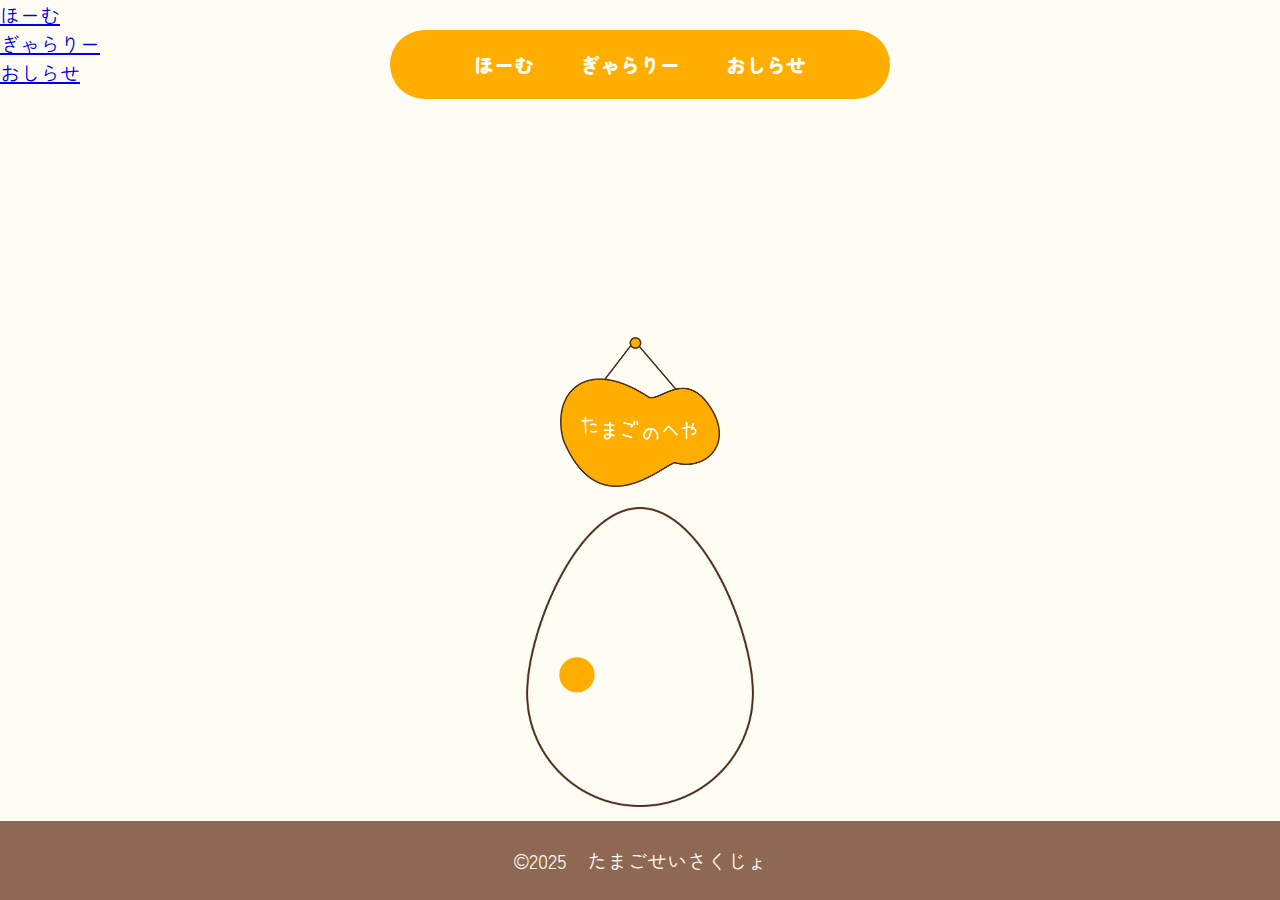
<file: index.html>
<!DOCTYPE html>
<html lang="ja">
<head>
<meta charset="UTF-8">
<meta name="viewport" content="width=device-width, initial-scale=1.0">
<title>ほーむ</title>
<link rel="stylesheet" href="css/style.css">
<link rel="preconnect" href="https://fonts.googleapis.com">
<link rel="preconnect" href="https://fonts.gstatic.com" crossorigin>
<link href="https://fonts.googleapis.com/css2?family=Zen+Maru+Gothic:wght@500&display=swap" rel="stylesheet">
<link rel="shortcut icon" href="img/favicon.png">
</head>
<body>
<header>
<nav>
<ul>
<li class="nav"><a href="index.html">ほーむ</a></li>
<li class="nav"><a href="gallery.html">ぎゃらりー</a></li>
<li class="nav"><a href="news.html">おしらせ</a></li>
</ul>
</nav>
</header>
<div class="hanbaga">
<span></span>
<span></span>
<span></span>
</div>
<nav class="sp_menu">
<ul>
<li><a href="index.html">ほーむ</a></li>
<li><a href="gallery.html">ぎゃらりー</a></li>
<li><a href="news.html">おしらせ</a></li>
</ul>
</nav>
<main>
<div class="home">
<img class="kanban" src="img/kanban.png" alt="">
<a href="kyara.html" class="doa_t">
</a>
</div>
</main>
<footer>
<div class="copyright">
<p>©︎2025　たまごせいさくじょ</p>
</div>
</footer>
<script src="js/hanbaga.js"></script>
</body>
</html>
</file>
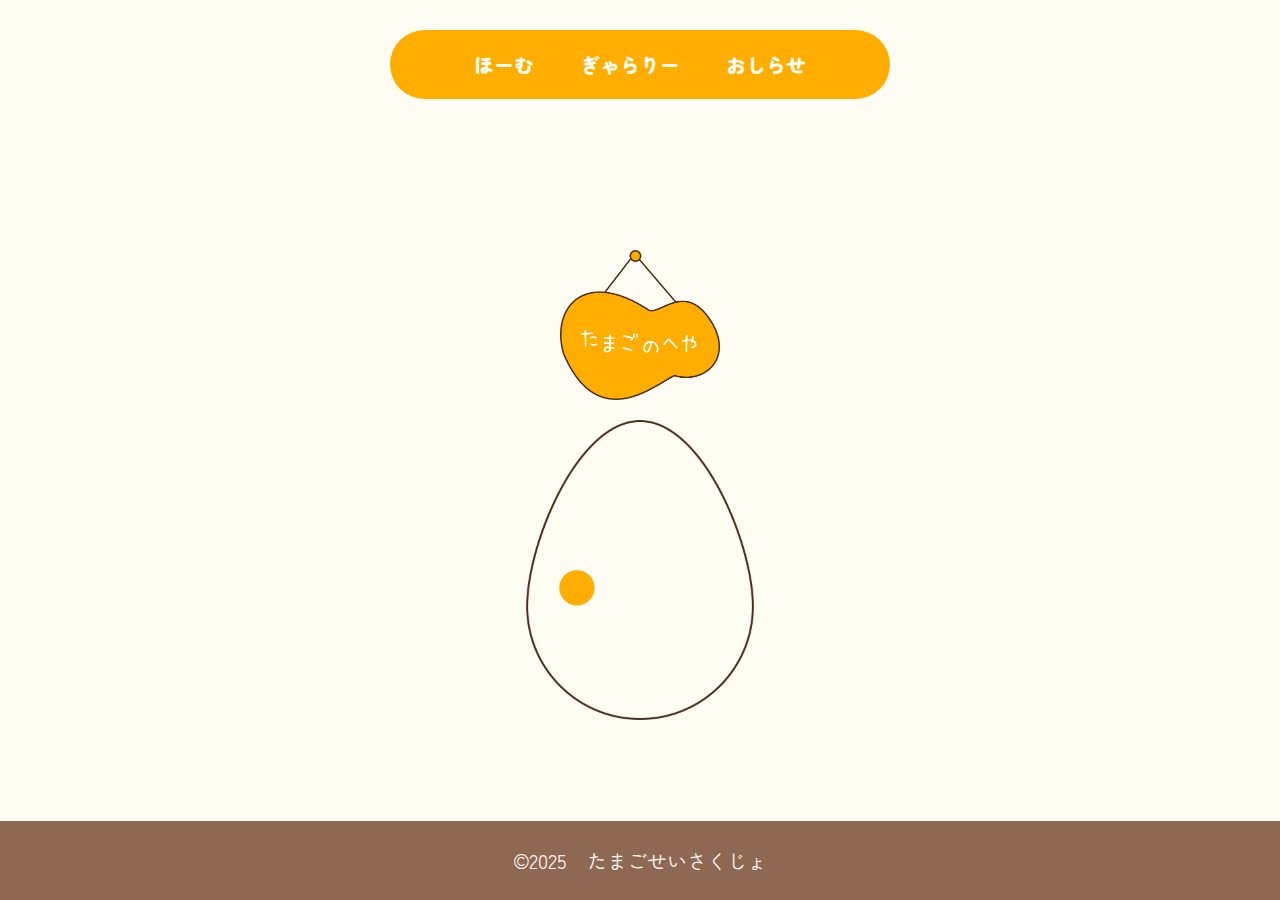
<file: tamago/index.html>
<!DOCTYPE html>
<html lang="ja">
<head>
<meta charset="UTF-8">
<meta name="viewport" content="width=device-width, initial-scale=1.0">
<title>ほーむ</title>
<link rel="stylesheet" href="css/style.css">
<link rel="preconnect" href="https://fonts.googleapis.com">
<link rel="preconnect" href="https://fonts.gstatic.com" crossorigin>
<link href="https://fonts.googleapis.com/css2?family=Zen+Maru+Gothic:wght@500&display=swap" rel="stylesheet">
<link rel="shortcut icon" href="img/favicon.png">
</head>
<body>
<header>
<nav>
<ul>
<li class="nav"><a href="index.html">ほーむ</a></li>
<li class="nav"><a href="gallery.html">ぎゃらりー</a></li>
<li class="nav"><a href="news.html">おしらせ</a></li>
</ul>
</nav>
</header>
<main>
<div class="home">
<img class="kanban" src="img/kanban.png" alt="">
<a href="kyara.html" class="doa_t">
</a>
</div>
</main>
<footer>
<div class="copyright">
<p>©︎2025　たまごせいさくじょ</p>
</div>
</footer>
</body>
</html>
</file>
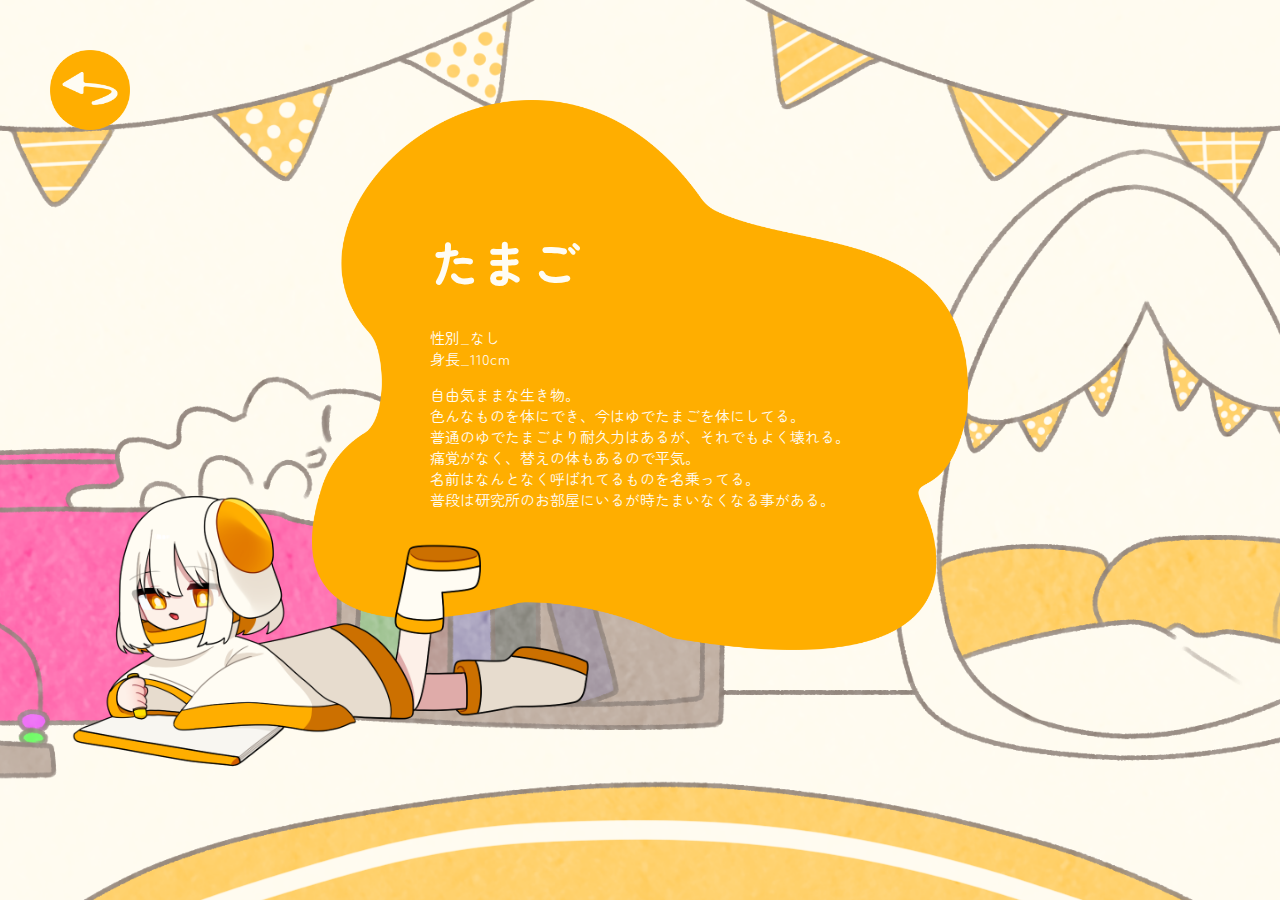
<file: kyara.html>
<!DOCTYPE html>
<html lang="ja">
<head>
<meta charset="UTF-8">
<meta name="viewport" content="width=device-width, initial-scale=1.0">
<title>たまごのへや</title>
<link rel="stylesheet" href="css/style.css">
<link rel="preconnect" href="https://fonts.googleapis.com">
<link rel="preconnect" href="https://fonts.gstatic.com" crossorigin>
<link href="https://fonts.googleapis.com/css2?family=Zen+Maru+Gothic:wght@500&display=swap" rel="stylesheet">
<link rel="shortcut icon" href="img/favicon.png">
</head>
<body class="body-k">
<main>
<a href="index.html"><img class="modoru" src="img/modoru.png" alt=""></a>
<div class="kyara">
<div class="kyara_it">
<!--通常-->
<img class="nom_t" src="img/t_normal.png" alt="">
<!--座る-->
<img class="suwaru_t" src="img/sw_1.png" alt="">
<!--お絵描き-->
<img class="oekaki_t" src="img/oe_1.png" alt="">
<!--本読み-->
<img class="honyomu_t" src="img/hp-1.png" alt="">
</div>
<!--不在-->
<div class="huzai_t"></div>
<!--ひょっこり-->
<div class="hyokkori_tp">
<img class="hyokkori_t" src="img/hk-1.png" alt="">
<img class="hyokkori_p" src="img/hkt-6.png" alt="">
</div>
<div class="syoukai">
<img class="syoukai_w" src="img/syoukai.png" alt="">
<div class="syoukai_bn">
<h1 class="sk_name">たまご</h1>
<div class="sk_syoukaibun">
<p class="sk_jyouhou">性別_なし<br>
身長_110cm</p>
<p class="sk_honbun">自由気ままな生き物。<br>
色んなものを体にでき、今はゆでたまごを体にしてる。<br>
普通のゆでたまごより耐久力はあるが、それでもよく壊れる。<br>
痛覚がなく、替えの体もあるので平気。<br>
名前はなんとなく呼ばれてるものを名乗ってる。<br>
普段は研究所のお部屋にいるが時たまいなくなる事がある。</p>
</div>
</div>
</div>
</main>
<script src="js/main.js"></script>
</body>
</html>
</file>
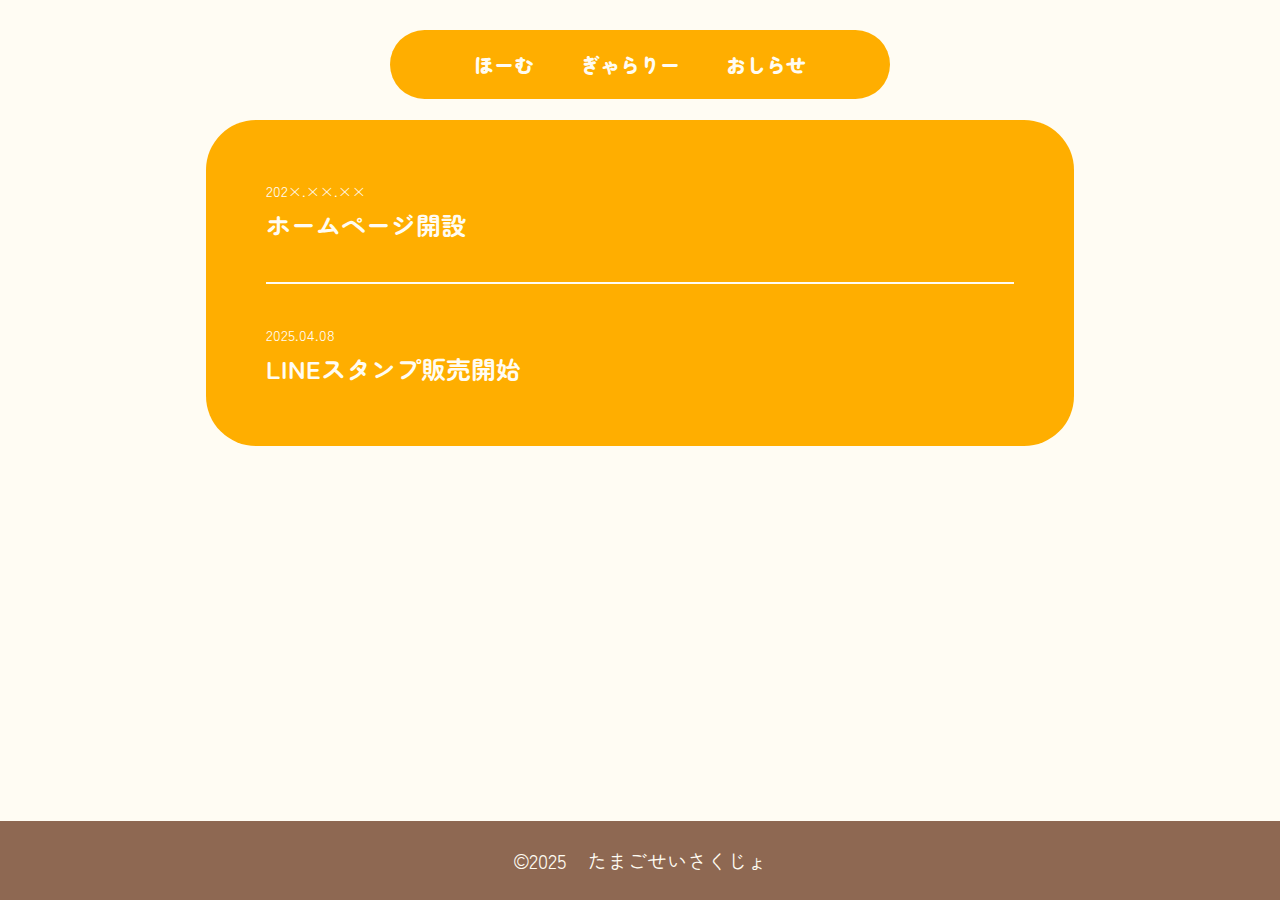
<file: news.html>
<!DOCTYPE html>
<html lang="ja">
<head>
<meta charset="UTF-8">
<meta name="viewport" content="width=device-width, initial-scale=1.0">
<title>おしらせ</title>
<link rel="stylesheet" href="css/style.css">
<link rel="preconnect" href="https://fonts.googleapis.com">
<link rel="preconnect" href="https://fonts.gstatic.com" crossorigin>
<link href="https://fonts.googleapis.com/css2?family=Zen+Maru+Gothic:wght@500&display=swap" rel="stylesheet">
<link rel="shortcut icon" href="img/favicon.png">
</head>
<body>
<header>
<nav>
<ul>
<li class="nav"><a href="index.html">ほーむ</a></li>
<li class="nav"><a href="gallery.html">ぎゃらりー</a></li>
<li class="nav"><a href="news.html">おしらせ</a></li>
</ul>
</nav>
</header>
<main>
<section class="news">
<div class="news_box">
<a href="news1200.html" class="news_item">
<p class="news_hiniti">202×.××.××</p>
<p class="news_title">ホームページ開設</p>
</a>
<hr>
<a href="news0408.html" class="news_item">
<p class="news_hiniti">2025.04.08</p>
<p class="news_title">LINEスタンプ販売開始</p>
</a></div></section>
</main>
<footer>
<div class="copyright">
<p>©︎2025　たまごせいさくじょ</p>
</div>
</footer>
</body>
</html>
</file>
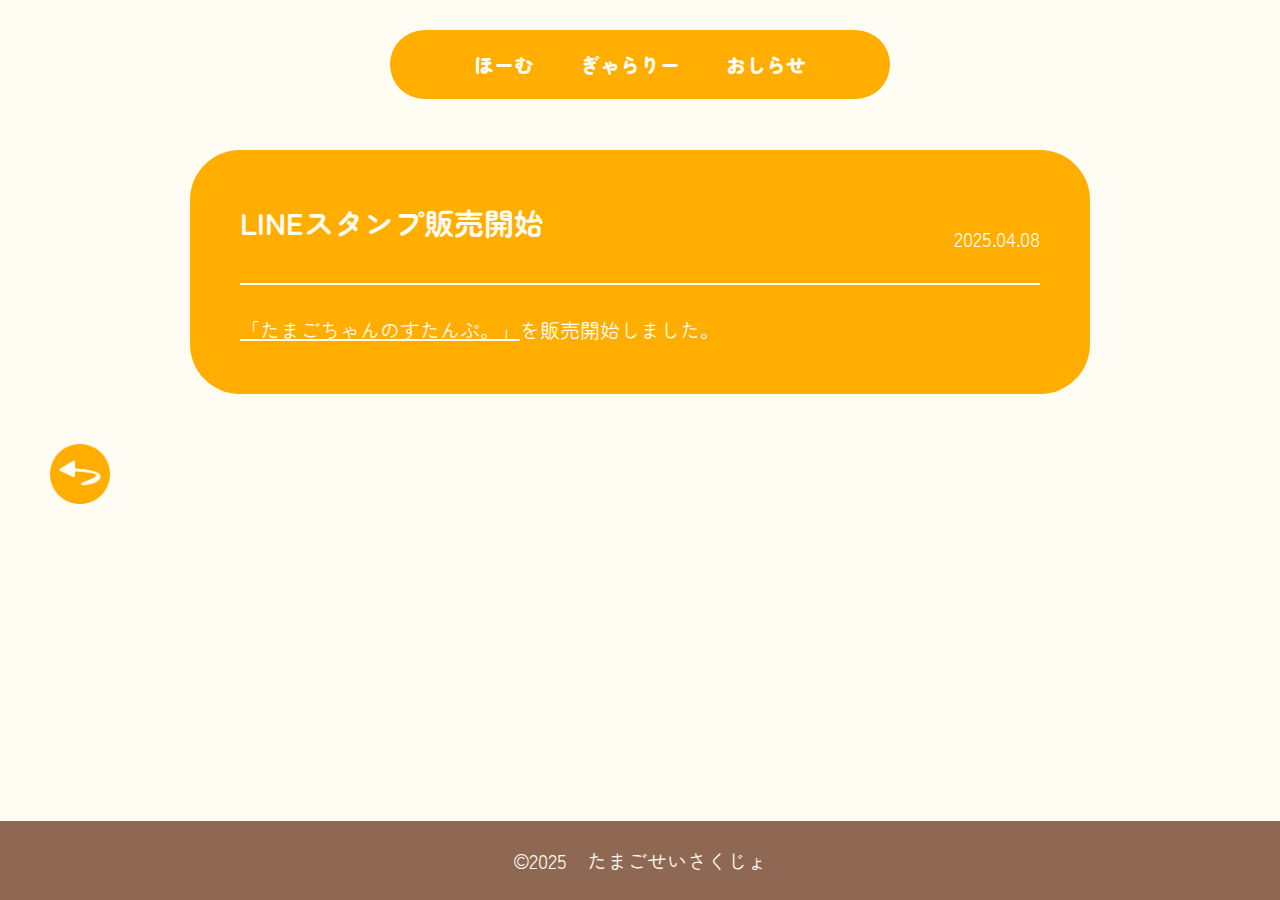
<file: news0408.html>
<!DOCTYPE html>
<html lang="ja">
<head>
<meta charset="UTF-8">
<meta name="viewport" content="width=device-width, initial-scale=1.0">
<title>おしらせ</title>
<link rel="stylesheet" href="css/style.css">
<link rel="preconnect" href="https://fonts.googleapis.com">
<link rel="preconnect" href="https://fonts.gstatic.com" crossorigin>
<link href="https://fonts.googleapis.com/css2?family=Zen+Maru+Gothic:wght@500&display=swap" rel="stylesheet">
<link rel="shortcut icon" href="img/favicon.png">
</head>
<body>
<header>
<nav>
<ul>
<li class="nav"><a href="index.html">ほーむ</a></li>
<li class="nav"><a href="gallery.html">ぎゃらりー</a></li>
<li class="nav"><a href="news.html">おしらせ</a></li>
</ul>
</nav>
</header>
<main>
    <section class="news_syousai">
        <h2>LINEスタンプ販売開始</h2>
        <p class="syousai_hiniti">2025.04.08</p>
        <hr>
        <p><a href="https://store.line.me/stickershop/product/30380458/ja?utm_source=gnsh_stickerDetail" target="_blank">「たまごちゃんのすたんぷ。」</a>を販売開始しました。</p>
    </section>
    <a href="news.html"><img src="img/modoru.png" class="news_modoru" alt=""></a>
</main>
<footer>
<div class="copyright">
<p>©︎2025　たまごせいさくじょ</p>
</div>
</footer>
</body>
</html>
</file>
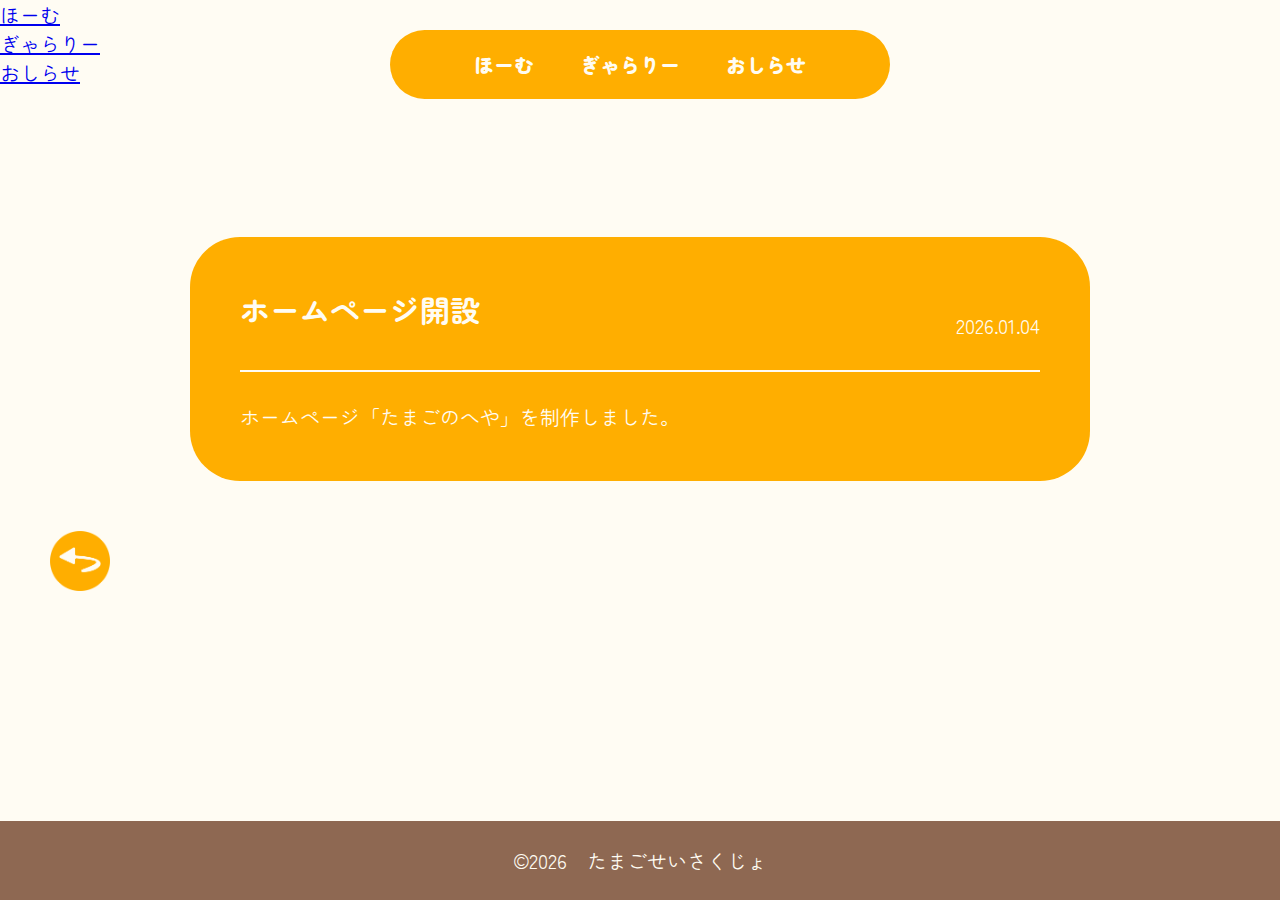
<file: news1200.html>
<!DOCTYPE html>
<html lang="ja">
<head>
<meta charset="UTF-8">
<meta name="viewport" content="width=device-width, initial-scale=1.0">
<title>おしらせ</title>
<link rel="stylesheet" href="css/style.css">
<link rel="preconnect" href="https://fonts.googleapis.com">
<link rel="preconnect" href="https://fonts.gstatic.com" crossorigin>
<link href="https://fonts.googleapis.com/css2?family=Zen+Maru+Gothic:wght@500&display=swap" rel="stylesheet">
<link rel="shortcut icon" href="img/favicon.png">
</head>
<body>
<header>
<nav>
<ul>
<li class="nav"><a href="index.html">ほーむ</a></li>
<li class="nav"><a href="gallery.html">ぎゃらりー</a></li>
<li class="nav"><a href="news.html">おしらせ</a></li>
</ul>
</nav>
</header>
<div class="hanbaga">
<span></span>
<span></span>
<span></span>
</div>
<nav class="sp_menu">
<ul>
<li><a href="index.html">ほーむ</a></li>
<li><a href="gallery.html">ぎゃらりー</a></li>
<li><a href="news.html">おしらせ</a></li>
</ul>
</nav>
<main>
<section class="news_syousai">
    <div class="news_syousaibox">
<h2>ホームページ開設</h2>
<p class="syousai_hiniti">2026.01.04</p>
<hr>
<p class="syoukai_honbun">ホームページ「たまごのへや」を制作しました。</p>
</div>
</section>
<a href="news.html"><img src="img/modoru.png" class="news_modoru" alt=""></a>
</main>
<footer>
<div class="copyright">
<p>©︎2026　たまごせいさくじょ</p>
</div>
</footer>
<script src="js/hanbaga.js"></script>
</body>
</html>
</file>
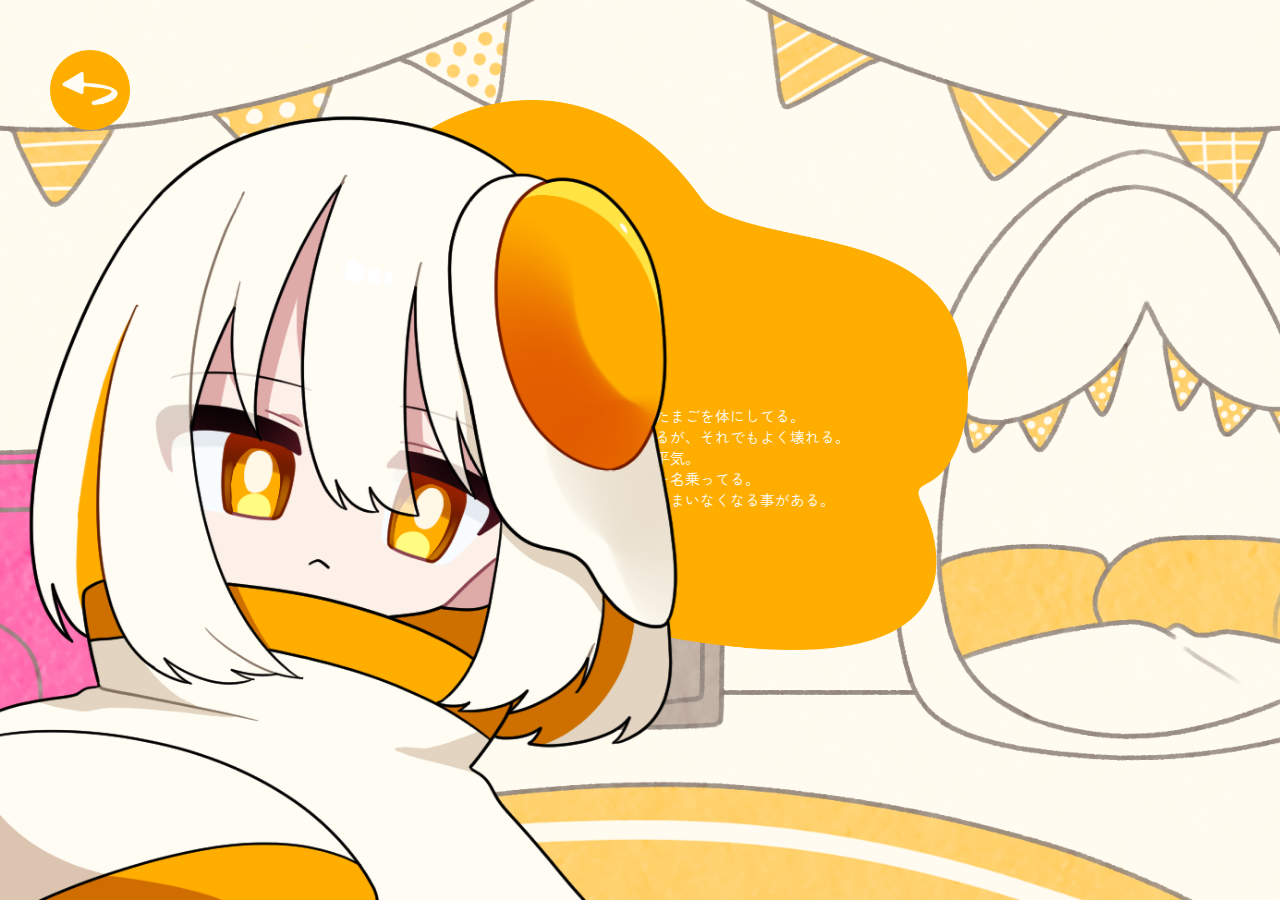
<file: tamago/kyara.html>
<!DOCTYPE html>
<html lang="ja">
<head>
<meta charset="UTF-8">
<meta name="viewport" content="width=device-width, initial-scale=1.0">
<title>たまごのへや</title>
<link rel="stylesheet" href="css/style.css">
<link rel="preconnect" href="https://fonts.googleapis.com">
<link rel="preconnect" href="https://fonts.gstatic.com" crossorigin>
<link href="https://fonts.googleapis.com/css2?family=Zen+Maru+Gothic:wght@500&display=swap" rel="stylesheet">
<link rel="shortcut icon" href="img/favicon.png">
</head>

<body class="body-k">
<main>
<a href="index.html">
<img class="modoru" src="img/modoru.png" alt="">
</a>

<div class="kyara">
<div class="kyara_it">
<!--通常-->
<img class="nom_t" src="img/t_normal.png" alt="">
<!--座る-->
<img class="suwaru_t" src="img/sw_1.png" alt="">
<!--お絵描き-->
<img class="oekaki_t" src="img/oe_1.png" alt="">
<!--本読み-->
<img class="honyomu_t" src="img/hp-1.png" alt="">
</div>
<!--不在-->
<div class="huzai_t"></div>
<!--ひょっこり-->
<div class="hyokkori_tp">
<img class="hyokkori_t" src="img/hk-1.png" alt="">
<img class="hyokkori_p" src="img/hkt-6.png" alt="">
</div>
<div class="syoukai">
<img class="syoukai_w" src="img/syoukai.png" alt="">
<div class="syoukai_bn">
<h1 class="sk_name">たまご</h1>
<div class="sk_syoukaibun">
<p class="sk_jyouhou">性別_なし<br>
身長_110cm</p>
<p class="sk_honbun">自由気ままな生き物。<br>
色んなものを体にでき、今はゆでたまごを体にしてる。<br>
普通のゆでたまごより耐久力はあるが、それでもよく壊れる。<br>
痛覚がなく、替えの体もあるので平気。<br>
名前はなんとなく呼ばれてるものを名乗ってる。<br>
普段は研究所のお部屋にいるが時たまいなくなる事がある。</p>
</div>

</div>
</div>
</main>


<script src="js/main.js"></script>
</body>
</html>
</file>
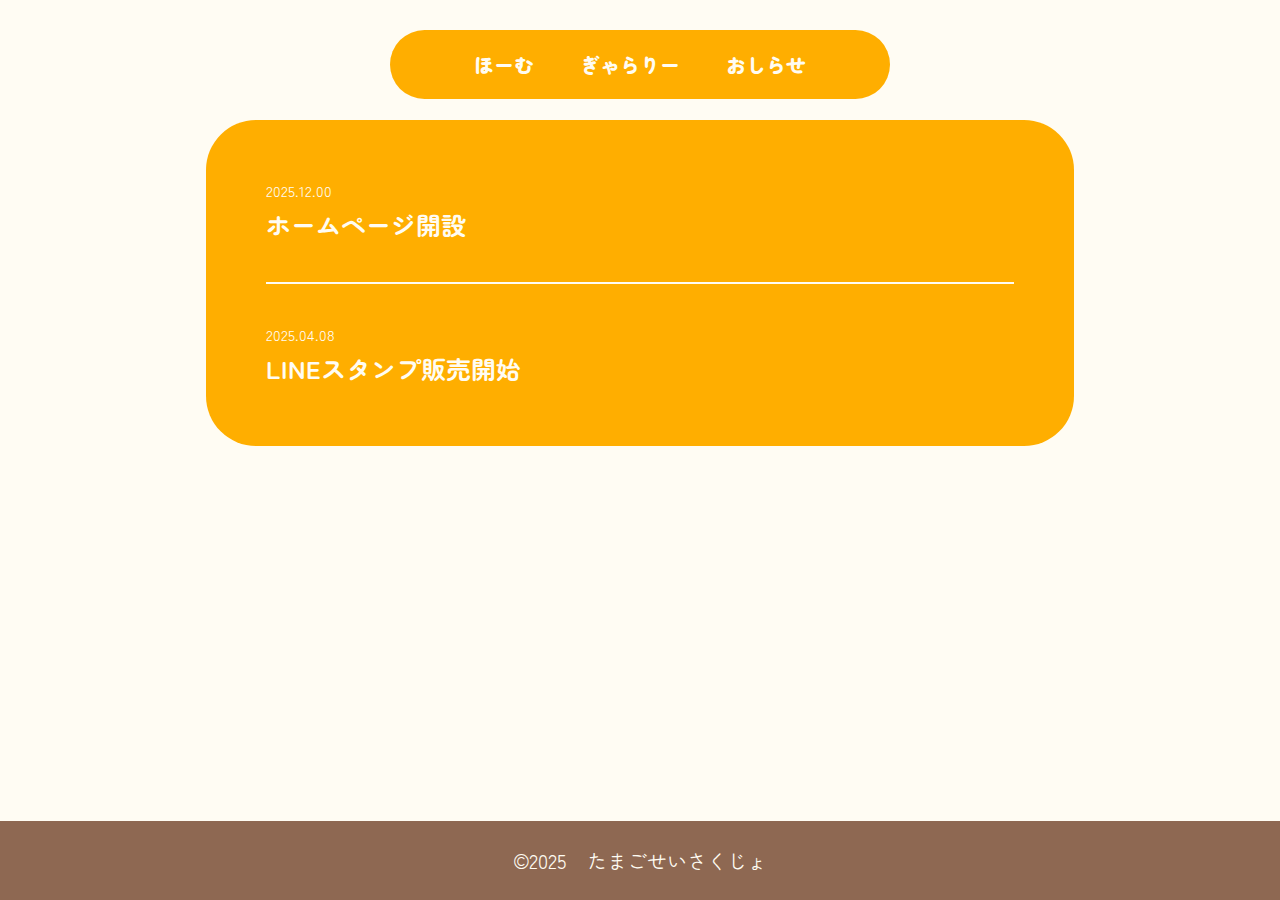
<file: tamago/news.html>
<!DOCTYPE html>
<html lang="ja">
<head>
<meta charset="UTF-8">
<meta name="viewport" content="width=device-width, initial-scale=1.0">
<title>おしらせ</title>
<link rel="stylesheet" href="css/style.css">
<link rel="preconnect" href="https://fonts.googleapis.com">
<link rel="preconnect" href="https://fonts.gstatic.com" crossorigin>
<link href="https://fonts.googleapis.com/css2?family=Zen+Maru+Gothic:wght@500&display=swap" rel="stylesheet">
<link rel="shortcut icon" href="img/favicon.png">
</head>
<body>
<header>
<nav>
<ul>
<li class="nav"><a href="index.html">ほーむ</a></li>
<li class="nav"><a href="gallery.html">ぎゃらりー</a></li>
<li class="nav"><a href="news.html">おしらせ</a></li>
</ul>
</nav>
</header>
<main>
<section class="news">
<div class="news_box">
<a href="news1200.html" class="news_item">
<p class="news_hiniti">2025.12.00</p>
<p class="news_title">ホームページ開設</p>
</a>
<hr>
<a href="news0408.html" class="news_item">
<p class="news_hiniti">2025.04.08</p>
<p class="news_title">LINEスタンプ販売開始</p>
</a></div></section>
</main>
<footer>
<div class="copyright">
<p>©︎2025　たまごせいさくじょ</p>
</div>
</footer>
</body>
</html>
</file>
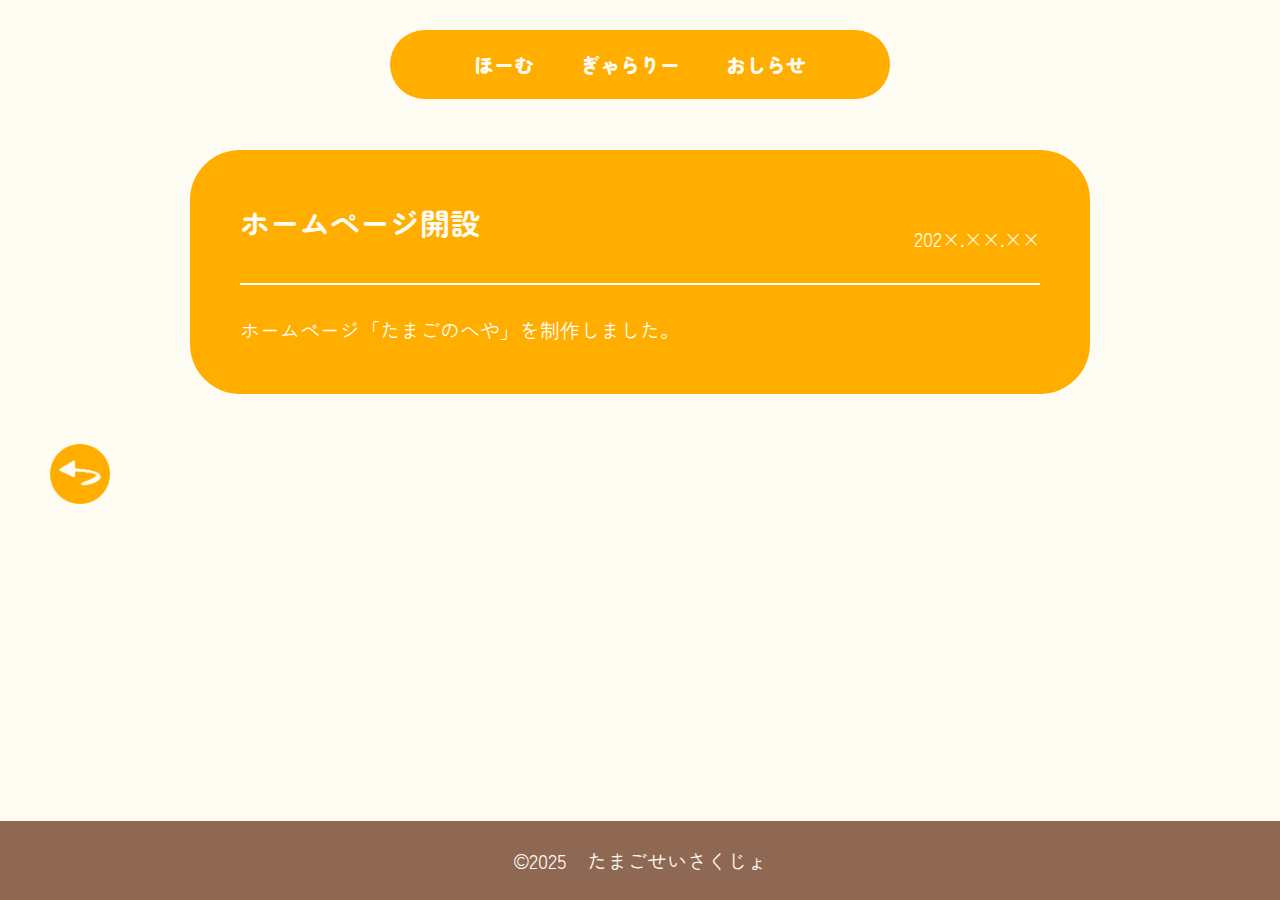
<file: tamago/news1200.html>
<!DOCTYPE html>
<html lang="ja">
<head>
<meta charset="UTF-8">
<meta name="viewport" content="width=device-width, initial-scale=1.0">
<title>おしらせ</title>
<link rel="stylesheet" href="css/style.css">
<link rel="preconnect" href="https://fonts.googleapis.com">
<link rel="preconnect" href="https://fonts.gstatic.com" crossorigin>
<link href="https://fonts.googleapis.com/css2?family=Zen+Maru+Gothic:wght@500&display=swap" rel="stylesheet">
<link rel="shortcut icon" href="img/favicon.png">
</head>
<body>
<header>
<nav>
<ul>
<li class="nav"><a href="index.html">ほーむ</a></li>
<li class="nav"><a href="gallery.html">ぎゃらりー</a></li>
<li class="nav"><a href="news.html">おしらせ</a></li>
</ul>
</nav>
</header>
<main>
        <section class="news_syousai">
        <h2>ホームページ開設</h2>
        <p class="syousai_hiniti">202×.××.××</p>
        <hr>
        <p>ホームページ「たまごのへや」を制作しました。</p>
    </section>
    <a href="news.html"><img src="img/modoru.png" class="news_modoru" alt=""></a>
</main>
<footer>
<div class="copyright">
<p>©︎2025　たまごせいさくじょ</p>
</div>
</footer>
</body>
</html>
</file>
<file: css/style.css>
@charset "UTF-8";
/*共通全体*/
*{margin:0;
padding:0;
box-sizing: border-box;}
html,body{height: 100vh;
overflow-y: auto;}
main{flex: 1;
position:relative;}

/*共通ボディ*/
body{font-family:'Zen Maru Gothic',sans-serif ;
font-size: 20px;
display: flex;
flex-direction: column;}

/*ボディ*/
body{background-color:#FFFCF3;}

/*共通ヘッダー*/
header{position: fixed;
top:30px;
left:50%;
transform:translateX(-50%);
width:50%;
max-width:500px;
padding:20px 40px;
background-color:#FFAE00;
border-radius:50px;
text-align: center;
z-index:1000;}
.nav{list-style:none;
display:inline-block;}
.nav a{font-weight: 900;
text-decoration: none;
color: #FFFCF3;
padding:20px;}
nav ul{padding: 0;
margin: 0;}

/*ほーむ*/
.home{max-width:1200px;
margin:0 auto;
padding:0 16px;
display:flex;
flex-direction:column;
align-items:center;
justify-content:flex-start;
padding-top:250px;
gap:20px;}
.kanban{height:150px;}
.doa_t{height:300px;
content:url(../img/doa_toji.png);}
.doa_t:hover{content:url(../img/doa_aki.png);}

/*キャラ紹介*/
.body-k{background-image: url("../img/haikei-pc.png");
background-repeat: no-repeat;
background-position: center bottom;
background-size: cover;
background-attachment: fixed;
min-height: 100vh;
flex: 1;
overflow: hidden;}
.modoru{height:80px;
margin-top: 50px;
margin-left: 50px;
position: fixed;
z-index: 2000;}
.kyara{max-width:1200px;
margin:0 auto;
padding:0 16px;
position:static;
height:auto;
justify-content: center;
align-items: center;
gap:10px;}
.syoukai {display: flex;
flex-direction: column;
align-items: center;
margin-top: 100px;
z-index:10;}
.syoukai_w{height: 550px;}
.syoukai_bn{color:#FFFCF3 ;
margin-top: -425px;}
.sk_name{font-size: 50px;}
.sk_syoukaibun{margin-top: 30px;
font-size: 15px;}
.sk_honbun{margin-top: 15px;}
/*共通*/
.kyara{position: relative;}
.nom_t,.suwaru_t,.oekaki_t,.honyomu_t,.hyokkori_tp{position: absolute;}
.nom_t,.suwaru_t,.oekaki_t,.honyomu_t,.huzai_t,.hyokkori_tp{display:none;}
/*通常*/
.nom_t{height:525px; 
position: absolute;
top:100px;
left:100px;
z-index:20;}
/*座り*/
.suwaru_t{height:450px;
position: absolute;
top: 285px;
left:-10px;
z-index:20;}
/*お絵描き*/
.oekaki_t{height:300px;
position: absolute;
top:380px;
z-index:20;}
/*本読み*/
.honyomu_t{height:425px;
position: absolute;
top:280px;
left:-25px;
z-index:20;}
/*不在*/
.huzai_t{position: fixed;
inset: 0;
background: #030029;
z-index:9999;
opacity: 0.5;
pointer-events: none;}
/*ひょっこり*/
.hyokkori_t,.hyokkori_p{position: fixed;
bottom: 0;
left: 0;
height: 100vh;
width: auto;
pointer-events: none;}
.hyokkori_t{z-index: 20;}
.hyokkori_p{z-index:1000;}

/*ぎゃらりー*/
.gallery{max-width:1000px;
margin: 0 auto;
padding: 60px 20px;
display: grid;
grid-template-columns: repeat(3,1fr);
gap: 24px;
padding-top:130px;}
.gallery img{width:100%;
aspect-ratio: 4/3;
object-fit: cover;
display: block;
border-radius: 12px;}
.Xicon{display: block;
height: 100px;
margin: 0 auto;
margin-top: -40px;
padding-bottom:30px;}

/*おしらせ*/
.news{max-width: 900px;
margin: 0 auto;
padding: 120px 16px 100px;
display: flex;
flex-direction: column;
gap: 30px;}
.news_box{background-color: #FFAE00;
border-radius: 50px;
padding: 50px 60px;
color: #FFFCF3;}
.news_box hr{border: none;
border-top: 2px solid #FFFCF3;
margin: 30px 0;}
.news_item{padding:10px 0px;
text-decoration: none;
color: #FFFCF3;
display: block;
text-decoration: none;}
.news_item:hover{opacity: 0.85;}
.news_hiniti{font-size:15px;
margin-bottom:5px;}
.news_title{font-size:25px;
font-weight: 700;}

/*おしらせ詳細*/
.news_syousai{background-color: #FFAE00;
color: #FFFCF3;
border-radius: 50px;
padding: 50px 50px;
max-width: 900px;
margin: 0 auto;
margin-top:150px;}
.news_modoru{height: 60px;
margin-top: 50px;
margin-left: 50px;}
.news_syousai hr{border: none;
border-top: 2px solid #FFFCF3;
margin: 30px 0;}
.news_syousai h2{font-size:30px;}
.syousai_hiniti{font-size:20px;
text-align: right;
margin-top: -20px;}
.news_syousai a{color: inherit;}
.news_syousai a:hover{opacity: 0.8;}

/*共通フッター*/
footer{background-color:#8E6852;
padding:25px;
position: relative;
z-index:50;}
.copyright{max-width: 1200px;
margin: 0 auto;
padding: 0 16px;}
.copyright p{text-align:center;
color:#FFFCF3}
</file>
<file: tamago/css/style.css>
@charset "UTF-8";
/*共通全体*/
*{margin:0;
padding:0;
box-sizing: border-box;}
html,body{height: 100vh;
overflow-y: auto;}
main{flex: 1;
position:relative;}

/*共通ボディ*/
body{font-family:'Zen Maru Gothic',sans-serif ;
font-size: 20px;
display: flex;
flex-direction: column;}

/*ボディ*/
body{background-color:#FFFCF3;}

/*共通ヘッダー*/
header{position: fixed;
top:30px;
left:50%;
transform:translateX(-50%);
width:50%;
max-width:500px;
padding:20px 40px;
background-color:#FFAE00;
border-radius:50px;
text-align: center;
z-index:1000;}
.nav{list-style:none;
display:inline-block;}
.nav a{font-weight: 900;
text-decoration: none;
color: #FFFCF3;
padding:20px;}
nav ul{padding: 0;
margin: 0;}

/*ほーむ*/
.home{max-width:1200px;
margin:0 auto;
padding:0 16px;
display:flex;
flex-direction:column;
align-items:center;
justify-content:flex-start;
padding-top:250px;
gap:20px;}
.kanban{height:150px;}
.doa_t{height:300px;
content:url(../img/doa_toji.png);}
.doa_t:hover{content:url(../img/doa_aki.png);}

/*キャラ紹介*/
.body-k{background-image: url("../img/haikei-pc.png");
background-repeat: no-repeat;
background-position: center bottom;
background-size: cover;
background-attachment: fixed;
min-height: 100vh;
flex: 1;
overflow: hidden;}
.modoru{height:80px;
margin-top: 50px;
margin-left: 50px;
position: fixed;
z-index: 2000;}
.kyara{max-width:1200px;
margin:0 auto;
padding:0 16px;
position:static;
height:auto;
justify-content: center;
align-items: center;
gap:10px;}
.syoukai {display: flex;
flex-direction: column;
align-items: center;
margin-top: 100px;
z-index:10;}
.syoukai_w{height: 550px;}
.syoukai_bn{color:#FFFCF3 ;
margin-top: -425px;}
.sk_name{font-size: 50px;}
.sk_syoukaibun{margin-top: 30px;
font-size: 15px;}
.sk_honbun{margin-top: 15px;}
/*共通*/
.kyara{position: relative;}
.nom_t,.suwaru_t,.oekaki_t,.honyomu_t,.hyokkori_tp{position: absolute;}
.nom_t,.suwaru_t,.oekaki_t,.honyomu_t,.huzai_t,.hyokkori_tp{display:none;}
/*通常*/
.nom_t{height:525px; 
position: absolute;
top:100px;
left:100px;
z-index:20;}
/*座り*/
.suwaru_t{height:450px;
position: absolute;
top: 285px;
left:-10px;
z-index:20;}
/*お絵描き*/
.oekaki_t{height:300px;
position: absolute;
top:380px;
z-index:20;}
/*本読み*/
.honyomu_t{height:425px;
position: absolute;
top:280px;
left:-25px;
z-index:20;}
/*不在*/
.huzai_t{position: fixed;
inset: 0;
background: #030029;
z-index:9999;
opacity: 0.5;
pointer-events: none;}
/*ひょっこり*/
.hyokkori_t,.hyokkori_p{position: fixed;
bottom: 0;
left: 0;
height: 100vh;
width: auto;
pointer-events: none;}
.hyokkori_t{z-index: 20;}
.hyokkori_p{z-index:1000;}

/*ぎゃらりー*/
.gallery{max-width:1000px;
margin: 0 auto;
padding: 60px 20px;
display: grid;
grid-template-columns: repeat(3,1fr);
gap: 24px;
padding-top:130px;}
.gallery img{width:100%;
aspect-ratio: 4/3;
object-fit: cover;
display: block;
border-radius: 12px;}
.Xicon{display: block;
height: 100px;
margin: 0 auto;
margin-top: -40px;
padding-bottom:30px;}

/*おしらせ*/
.news{max-width: 900px;
margin: 0 auto;
padding: 120px 16px 100px;
display: flex;
flex-direction: column;
gap: 30px;}
.news_box{background-color: #FFAE00;
border-radius: 50px;
padding: 50px 60px;
color: #FFFCF3;}
.news_box hr{border: none;
border-top: 2px solid #FFFCF3;
margin: 30px 0;}
.news_item{padding:10px 0px;
text-decoration: none;
color: #FFFCF3;
display: block;
text-decoration: none;}
.news_item:hover{opacity: 0.85;}
.news_hiniti{font-size:15px;
margin-bottom:5px;}
.news_title{font-size:25px;
font-weight: 700;}

/*おしらせ詳細*/
.news_syousai{background-color: #FFAE00;
color: #FFFCF3;
border-radius: 50px;
padding: 50px 50px;
max-width: 900px;
margin: 0 auto;
margin-top:150px;}
.news_modoru{height: 60px;
margin-top: 50px;
margin-left: 50px;}
.news_syousai hr{border: none;
border-top: 2px solid #FFFCF3;
margin: 30px 0;}
.news_syousai h2{font-size:30px;}
.syousai_hiniti{font-size:20px;
text-align: right;
margin-top: -20px;}
.news_syousai a{color: inherit;}
.news_syousai a:hover{opacity: 0.8;}

/*共通フッター*/
footer{background-color:#8E6852;
padding:25px;
position: relative;
z-index:50;}
.copyright{max-width: 1200px;
margin: 0 auto;
padding: 0 16px;}
.copyright p{text-align:center;
color:#FFFCF3}
</file>
